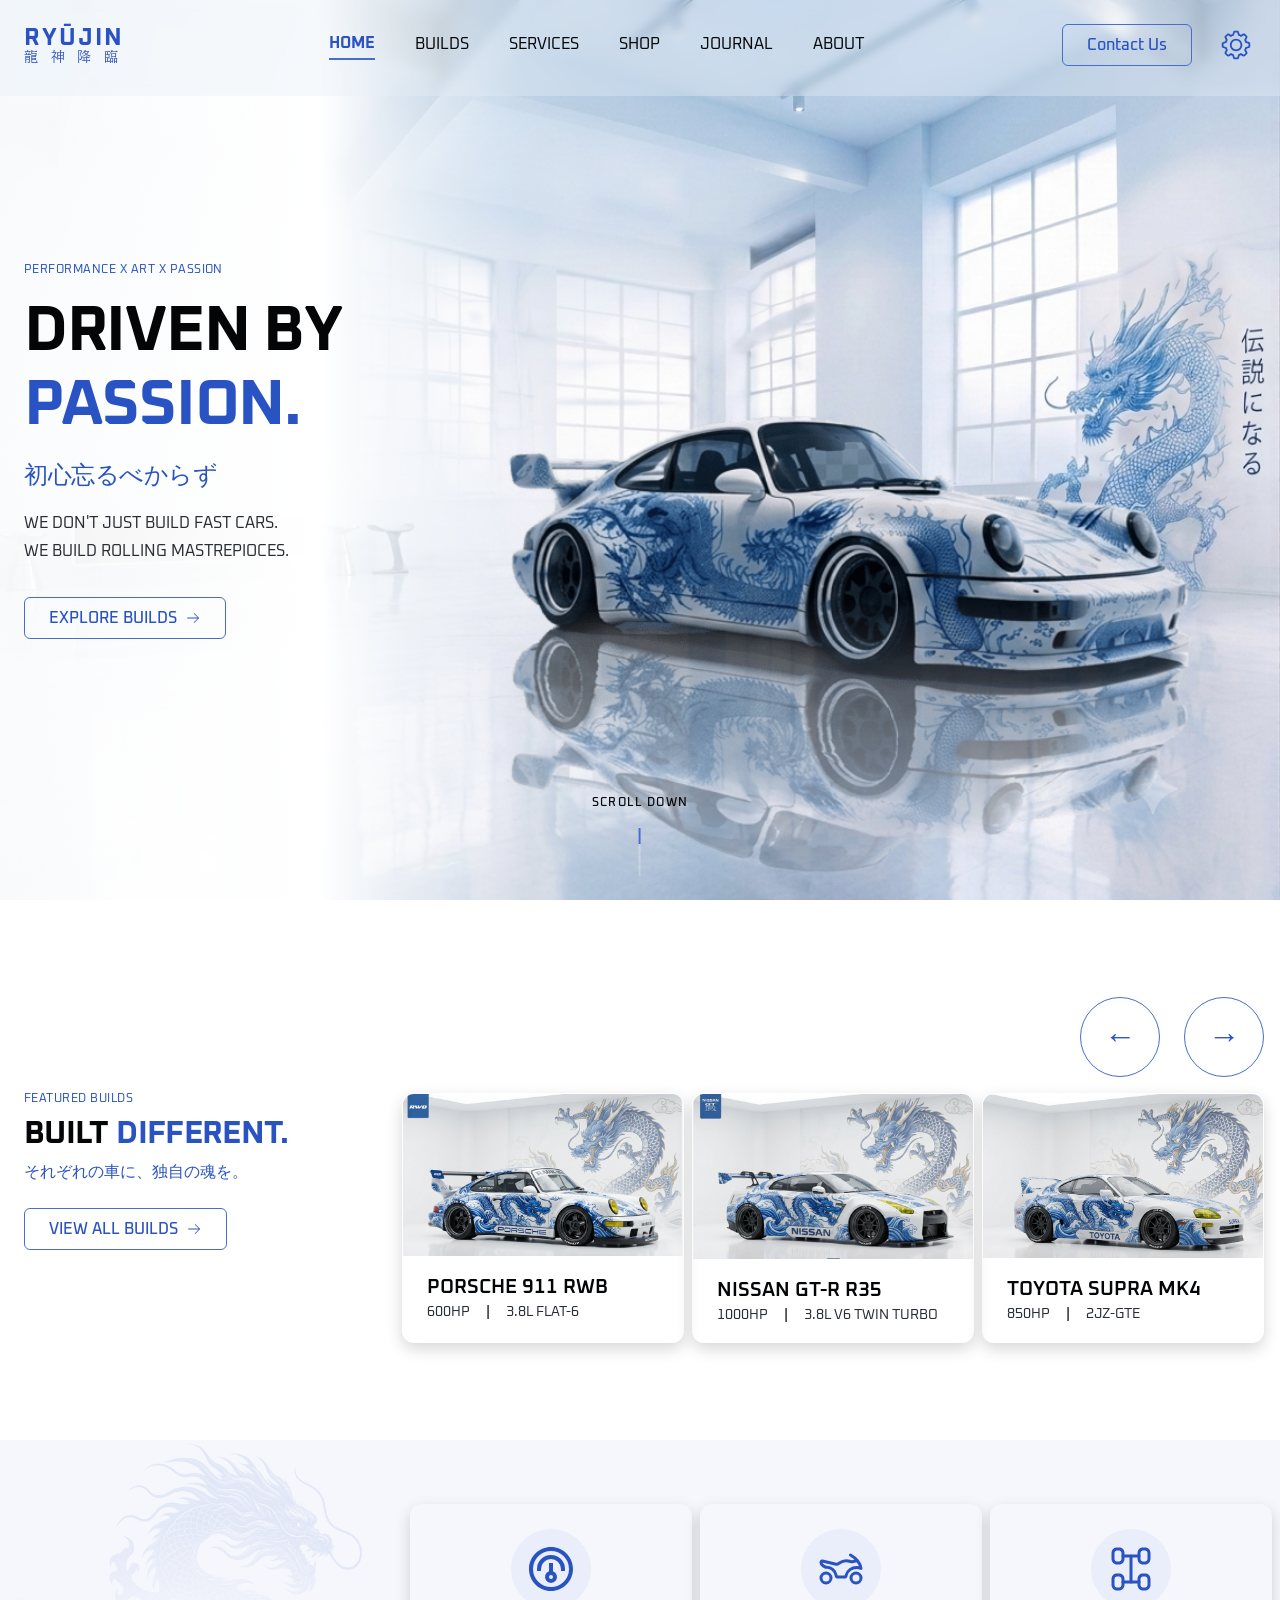
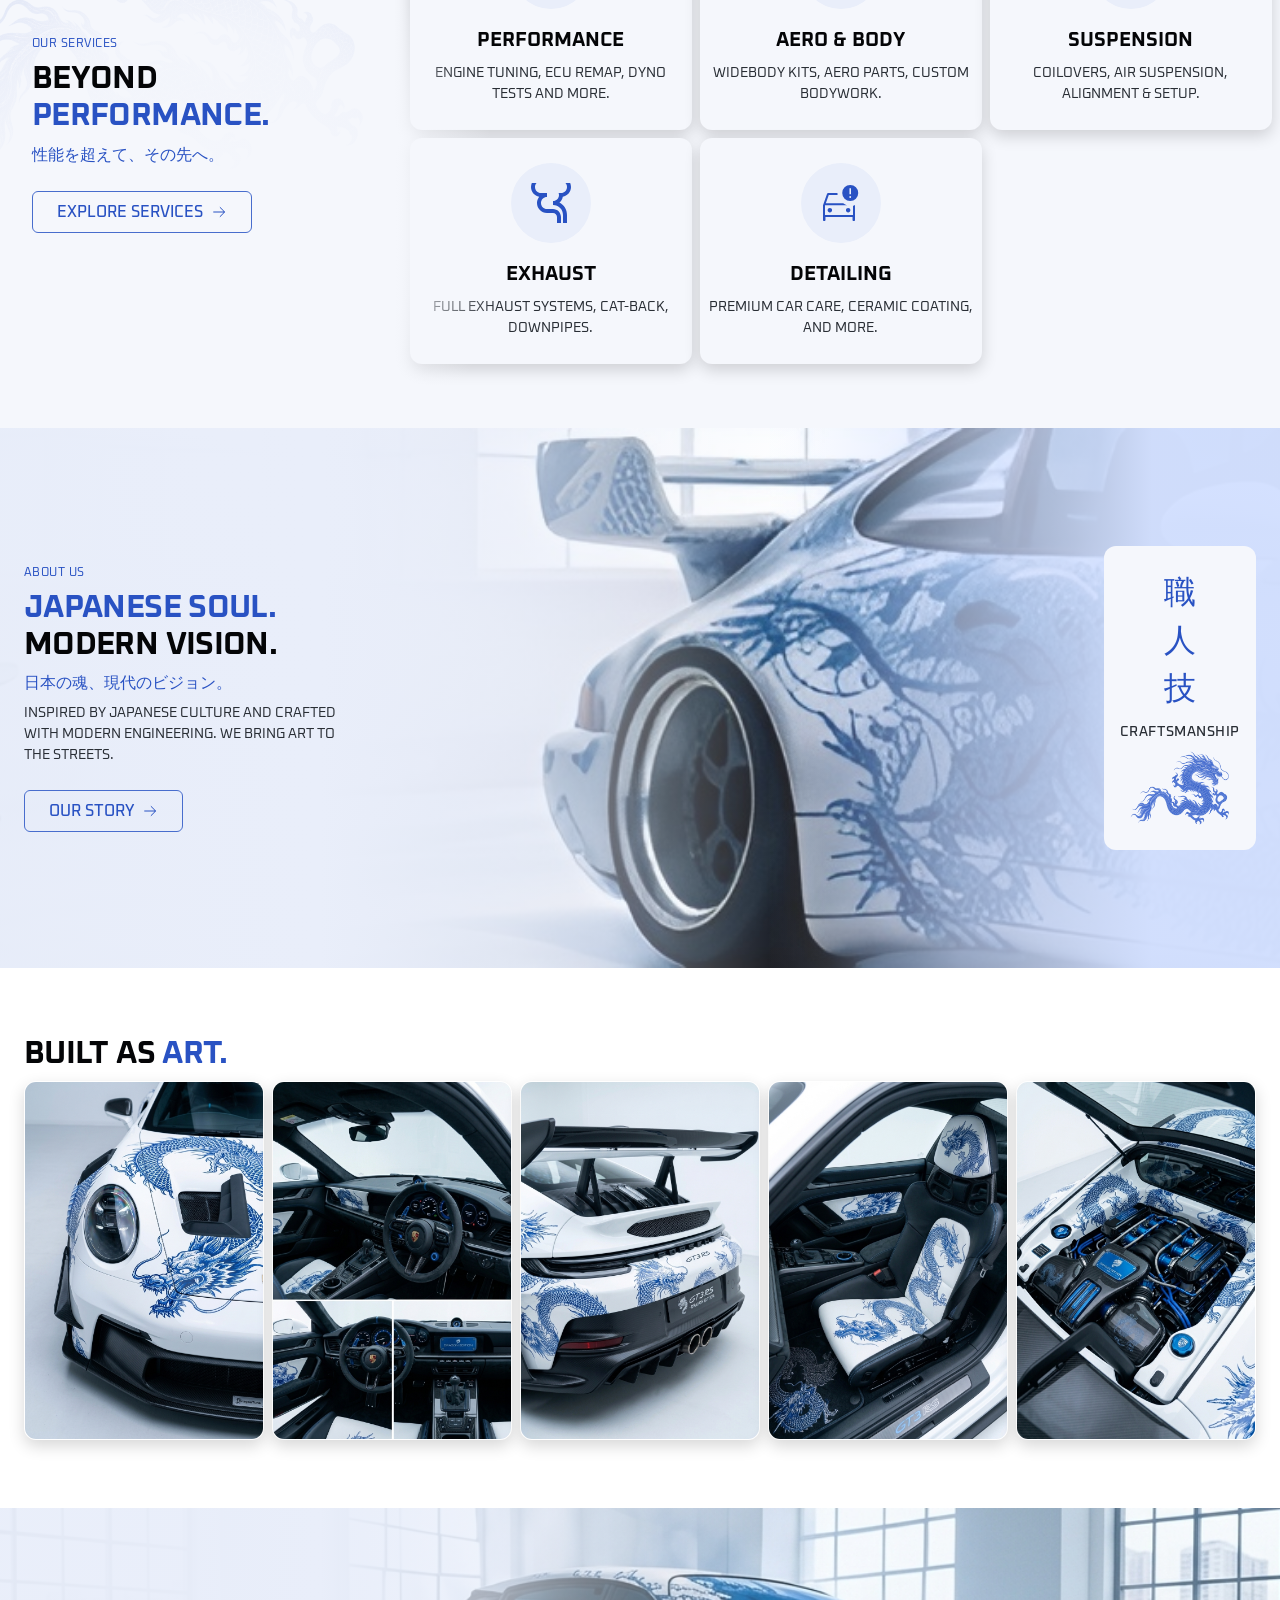
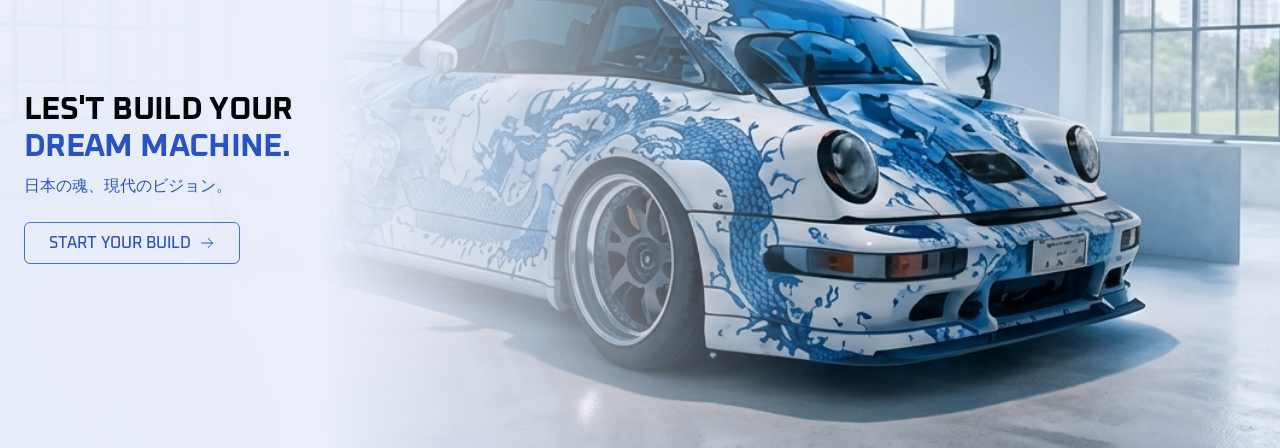
<file: index.html>
<!DOCTYPE html>
<html lang="en">

<head>
    <meta charset="UTF-8">
    <meta name="viewport" content="width=device-width, initial-scale=1.0">

    <!--------------------------------------- Font Link --------------------------------------->
    <link rel="preconnect" href="https://fonts.googleapis.com">
    <link rel="preconnect" href="https://fonts.gstatic.com" crossorigin>
    <link href="https://fonts.googleapis.com/css2?family=BIZ+UDPMincho&family=Oxanium:wght@200..800&display=swap"
        rel="stylesheet">

    <!--------------------------------------- CSS --------------------------------------->
    <link rel="stylesheet" href="./src/styles/main.css">
    <title>RYŪJIN</title>
</head>

<body>
    <!-- HEADER -->
    <header class="header" id="root-header"></header>

    <!-- MAIN -->
    <main>
        <!-- HERO -->
        <section class="hero section" id="root-hero"></section>

        <!-- BUILDS -->
        <section class="builds section section--compact" id="root-builds"></section>

        <!-- SERVICES -->
        <section class="services section section--compact" id="root-services"></section>

        <!-- ABOUT -->
        <section class="about section section--compact" id="root-about"></section>

        <!-- GALLERY -->
        <section class="gallery section section--compact" id="root-gallery"></section>

                <!-- CTA -->
        <section class="cta section section--compact" id="root-CTA"></section>
    </main>
    <script type="module" src="./src/js/main.js"></script>
</body>

</html>
</file>
<file: src/styles/main.css>
/* Tokens */
@import "./tokens/color.css";
@import "./tokens/radius.css";
@import "./tokens/spacing.css";
@import "./tokens/typography.css";
@import "./tokens/motion.css";
@import "./tokens/shadow.css";

/* Bases */
@import "./bases/reset.css";
@import "./bases/base.css";

/* Layout */
@import "./layout/container.css";
@import "./layout/section.css";

/* Css Components */
@import "../components/Header/Header.css";
@import "../components/Hero/Hero.css";
@import "../components/Builds/Builds.css";
@import "../components/Services/Services.css";
@import "../components/About/About.css";
@import "../components//Gallery/Gallery.css";
@import "../components/CTA/Cta.css";
</file>
